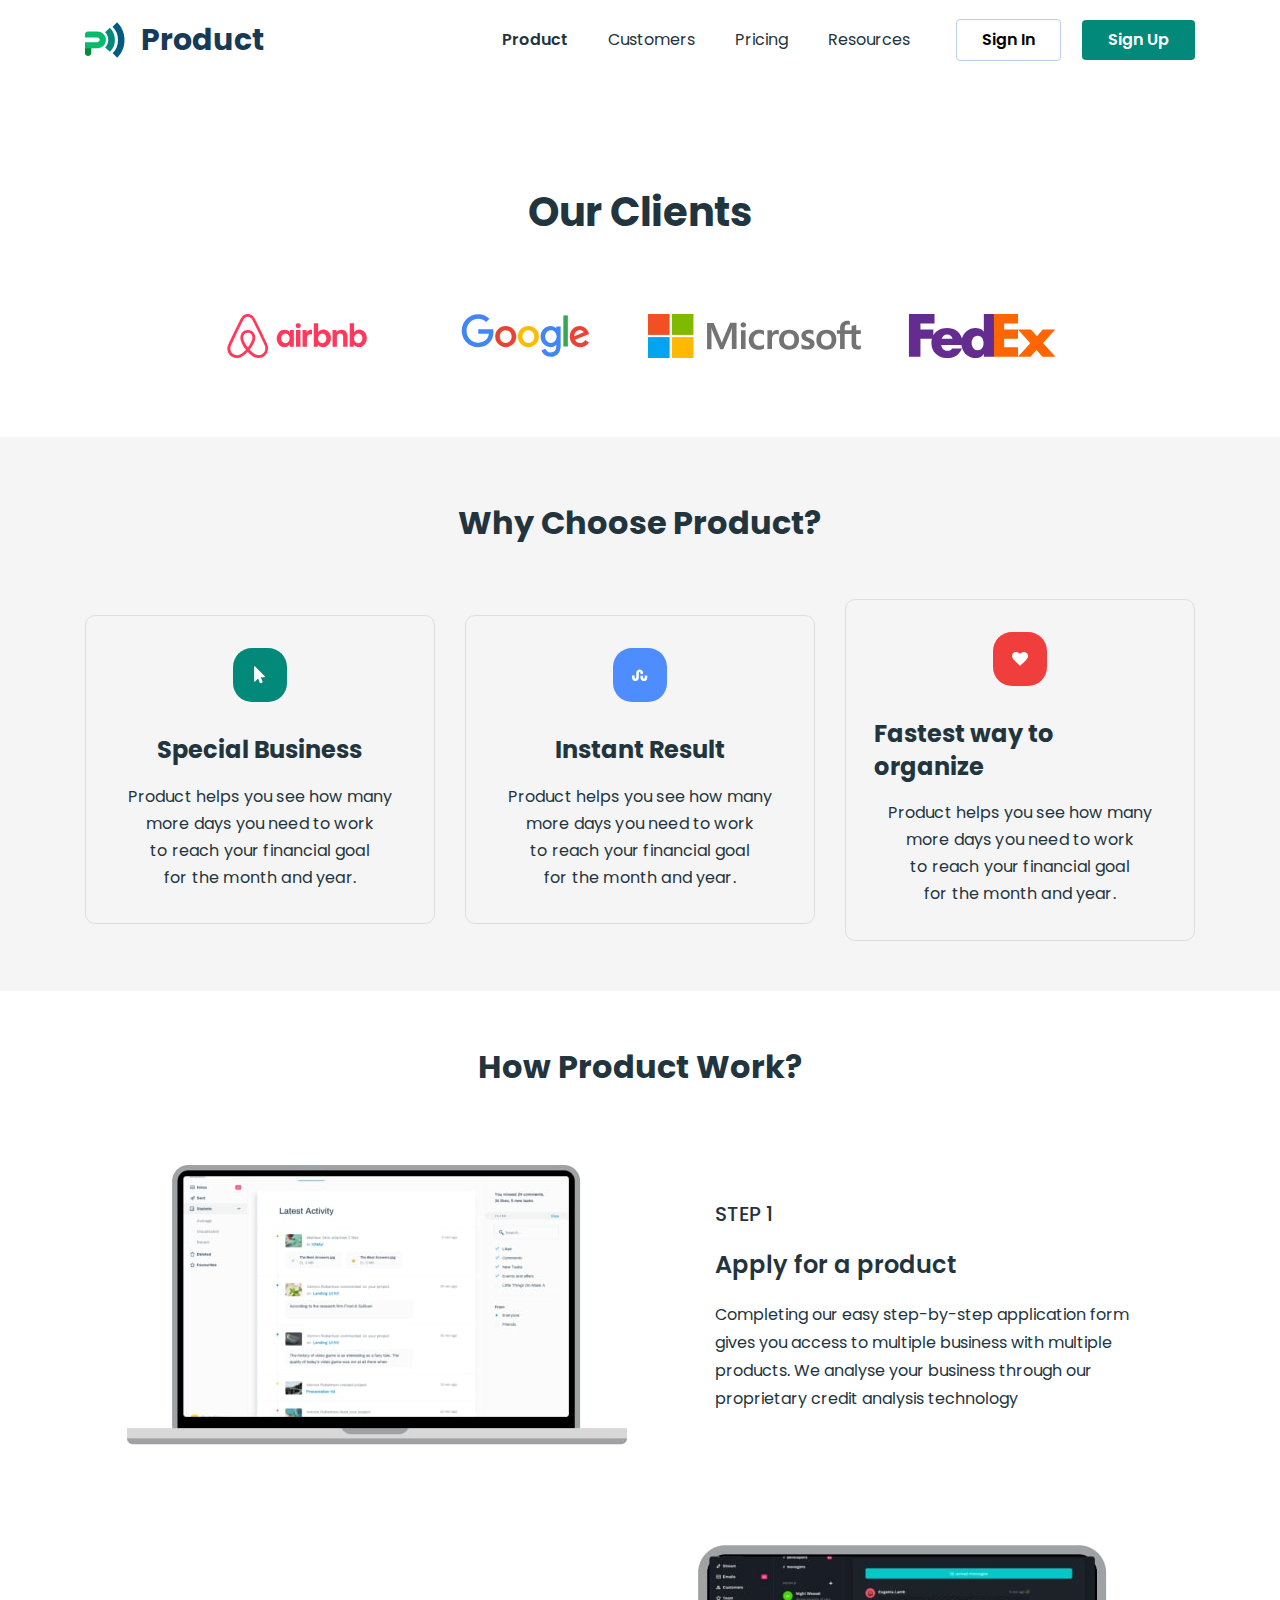
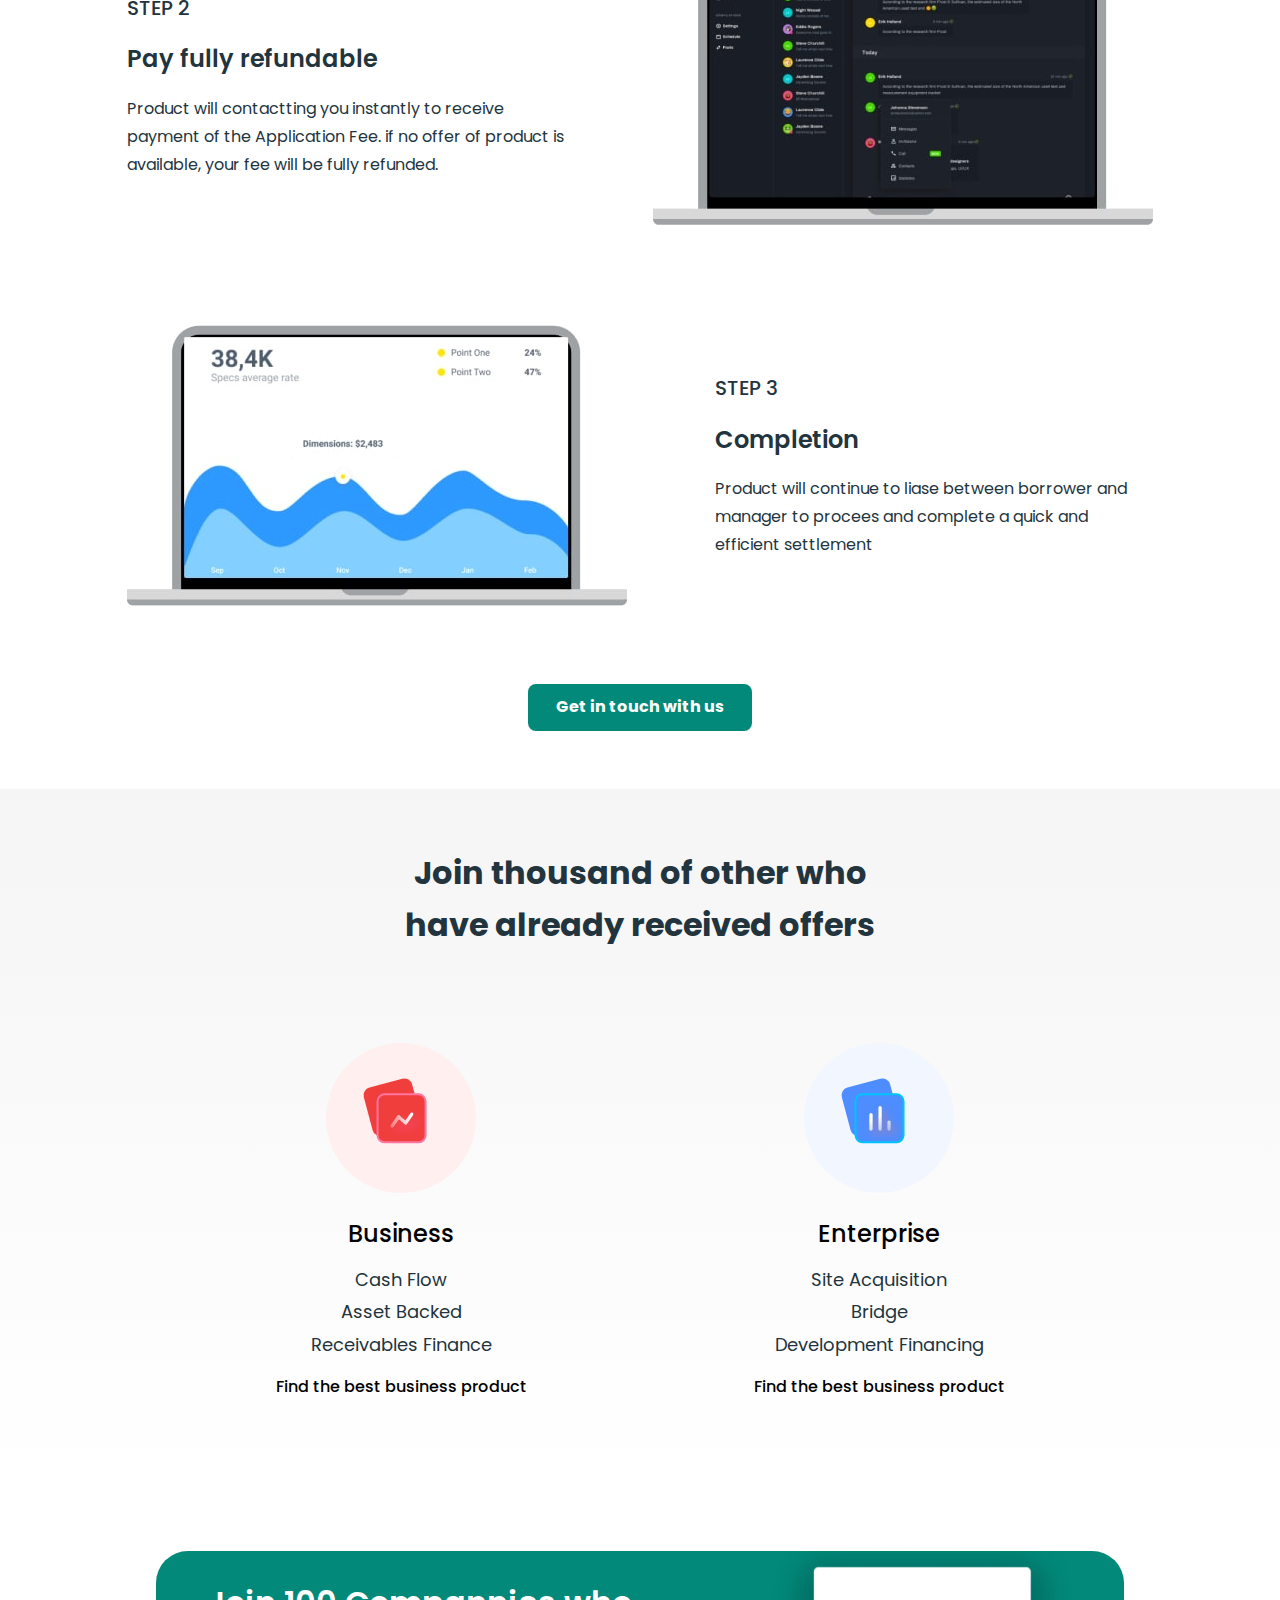
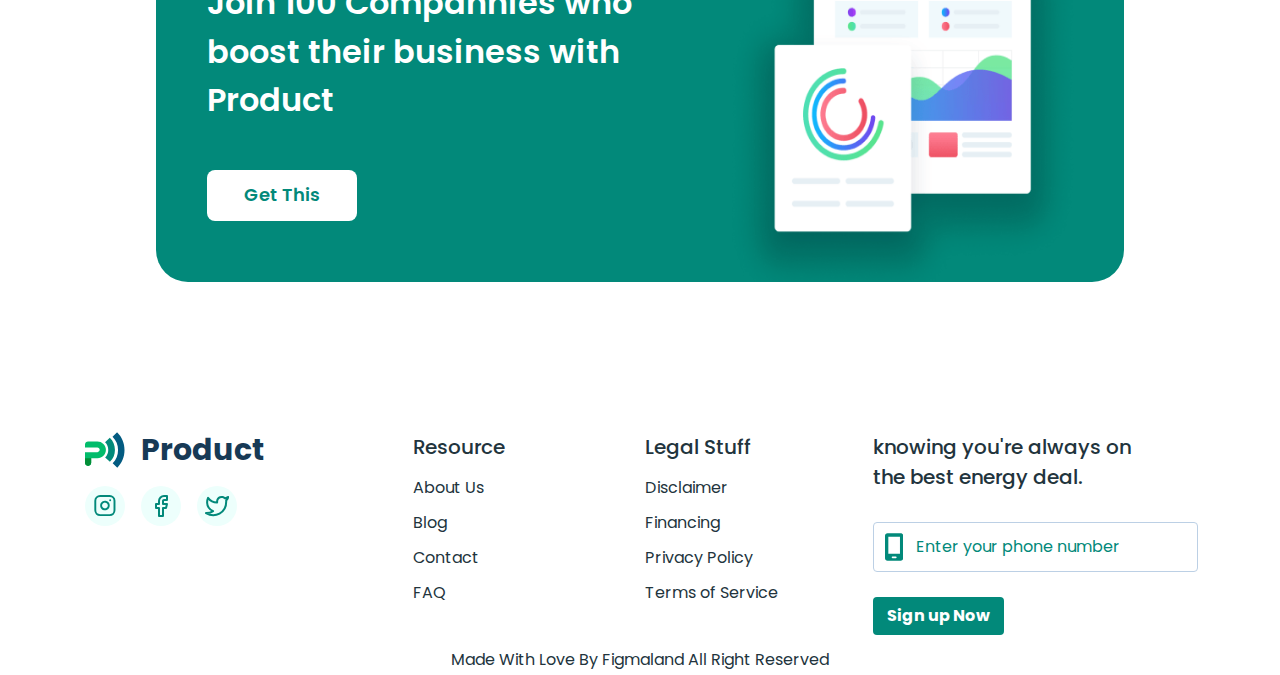
<file: customers.html>
<!DOCTYPE html>
<html lang="en">
  <head>
    <meta charset="UTF-8" />
    <meta name="viewport" content="width=device-width, initial-scale=1.0" />
    <link
      rel="stylesheet"
      href="//cdnjs.cloudflare.com/ajax/libs/modern-normalize/3.0.1/modern-normalize.min.css"
    />
    <link rel="stylesheet" href="./css/styles.css" />
    <title>Business promotion</title>
  </head>
  <body>
    <header class="header section">
      <div class="container">
        <nav class="header-nav">
          <a class="link-logo link" href="./index.html"
            ><svg class="header-logo" width="40" height="36">
              <use href="./images/icons.svg#icon-logo"></use>
            </svg>
            Product</a
          >
          <ul class="header-menu">
            <li><a class="link current" href="./index.html">Product</a></li>
            <li><a class="link" href="./customers.html">Customers</a></li>
            <li><a class="link" href="./pricing.html">Pricing</a></li>
            <li><a class="link" href="">Resources</a></li>
          </ul>
        </nav>
        <ul class="btn-menu">
          <li><button class="button-in" type="button">Sign In</button></li>
          <li><button class="button-up" type="button">Sign Up</button></li>
        </ul>

        <button class="burger-btn" type="button" data-menu-open>
          <svg class="burger-icon" width="24" height="24">
            <use href="./images/icons.svg#icon-hero-menu"></use>
          </svg>
        </button>
      </div>

      <div class="mobile-menu" data-menu>
        <div class="container mobile-menu-container">
          <button class="mobile-menu-close" data-menu-close>
            <svg class="mobile-icons-close" width="8" height="8">
              <use href="./images/icons.svg#icon-close"></use>
            </svg>
          </button>
          <nav class="mobile-menu-nav">
            <ul class="mobile-menu-list">
              <li><a class="mobile-link" href="./index.html">Product</a></li>
              <li>
                <a class="mobile-link" href="./customers.html">Customers</a>
              </li>
              <li><a class="mobile-link" href="./pricing.html">Pricing</a></li>
              <li><a class="mobile-link" href="">Resources</a></li>
            </ul>
          </nav>
          <ul class="mobile-btn-menu">
            <li><button class="button-in" type="button">Sign In</button></li>
            <li><button class="button-up" type="button">Sign Up</button></li>
          </ul>
        </div>
      </div>
    </header>
    <main>
      <!-- Our Client -->
      <section class="section client-section">
        <div class="container">
          <h1 class="client-title">Our Clients</h1>
          <ul class="client-list">
            <li class="client-item">
              <a class="client-link" href="https://www.airbnb.com.ua/">
                <svg class="client-logo" width="159" height="50">
                  <use href="./images/icons.svg#icon-airbnb-logo"></use>
                </svg>
              </a>
            </li>
            <li class="client-item">
              <a class="client-link" href="https://www.google.com/">
                <svg class="client-logo" width="146" height="50">
                  <use href="./images/icons.svg#icon-google-logo"></use>
                </svg>
              </a>
            </li>
            <li class="client-item">
              <a class="client-link" href="https://www.microsoft.com/">
                <svg class="client-logo">
                  <use href="./images/icons.svg#icon-microsoft-logo"></use>
                </svg>
              </a>
            </li>
            <li class="client-item">
              <a class="client-link" href="https://www.fedex.com/">
                <svg class="client-logo" width="140" height="42">
                  <use href="./images/icons.svg#icon-fedex-logo"></use>
                </svg>
              </a>
            </li>
          </ul>
        </div>
      </section>
      <!-- Choose Product? -->
      <section class="section choose-section">
        <div class="container">
          <h2 class="section-title">Why Choose Product?</h2>
          <ul class="choose-list">
            <li class="choose-item">
              <div class="arrow-container arrow">
                <svg class="choose-icon" width="16" height="18">
                  <use href="./images/icons.svg#icon-arrow"></use>
                </svg>
              </div>
              <h3 class="choose-card-title">Special Business</h3>
              <p class="choose-card-text">
                Product helps you see how many more days you need to work<br />
                to reach your financial goal<br />
                for the month and year.
              </p>
            </li>
            <li class="choose-item">
              <div class="snake-container snake">
                <svg class="choose-icon" width="16" height="18">
                  <use href="./images/icons.svg#icon-snake"></use>
                </svg>
              </div>
              <h3 class="choose-card-title">Instant Result</h3>
              <p class="choose-card-text">
                Product helps you see how many more days you need to work<br />
                to reach your financial goal<br />
                for the month and year.
              </p>
            </li>
            <li class="choose-item">
              <div class="time-container time">
                <svg class="choose-icon" width="16" height="18">
                  <use href="./images/icons.svg#icon-heart"></use>
                </svg>
              </div>
              <h3 class="choose-card-title">Fastest way to organize</h3>
              <p class="choose-card-text">
                Product helps you see how many more days you need to work<br />
                to reach your financial goal<br />
                for the month and year.
              </p>
            </li>
          </ul>
        </div>
      </section>
      <!-- How Product -->
      <section class="section product-work">
        <div class="container">
          <h2 class="section-title">How Product Work?</h2>
          <ul class="product-work-list">
            <li class="product-work-card">
              <picture>
                <source
                  srcset="
                    ./images/mobile-mac1.jpg    1x,
                    ./images/mobile-mac1@2x.jpg 2x
                  "
                  width="350"
                  height="195"
                  media="(max-width: 1150px)"
                />
                <img
                  srcset="./images/mac1.jpg 1x, ./images/mac1@2x.jpg 2x"
                  src="./images/mac1.jpg"
                  alt="mac"
                  width="500"
                  class="product-work-img"
                />
              </picture>
              <div class="wrap-product-card">
                <span class="step">STEP 1</span>
                <h3 class="card-title">Apply for a product</h3>
                <p class="card-text">
                  Completing our easy step-by-step application form gives you
                  access to multiple business with multiple products. We analyse
                  your business through our proprietary credit analysis
                  technology
                </p>
              </div>
            </li>
            <li class="product-work-card reverse">
              <picture>
                <source
                  srcset="
                    ./images/mobile-mac2.jpg    1x,
                    ./images/mobile-mac2@2x.jpg 2x
                  "
                  width="350"
                  height="195"
                  media="(max-width: 1150px)"
                />
                <img
                  srcset="./images/mac2.jpg 1x, ./images/mac2@2x.jpg 2x"
                  src="./images/mac2.jpg"
                  alt="mac"
                  width="500"
                  class="product-work-img"
                />
              </picture>
              <div class="wrap-product-card">
                <span class="step">STEP 2</span>
                <h3 class="card-title">Pay fully refundable</h3>
                <p class="card-text">
                  Product will contactting you instantly to receive payment of
                  the Application Fee. if no offer of product is available, your
                  fee will be fully refunded.
                </p>
              </div>
            </li>
            <li class="product-work-card">
              <picture>
                <source
                  srcset="
                    ./images/mobile-mac3.jpg    1x,
                    ./images/mobile-mac3@2x.jpg 2x
                  "
                  width="350"
                  height="195"
                  media="(max-width: 1150px)"
                />
                <img
                  srcset="./images/mac3.jpg 1x, ./images/mac3@2x.jpg 2x"
                  src="./images/mac3.jpg"
                  alt="mac"
                  width="500"
                  class="product-work-img"
                />
              </picture>
              <div class="wrap-product-card">
                <span class="step">STEP 3</span>
                <h3 class="card-title">Completion</h3>
                <p class="card-text">
                  Product will continue to liase between borrower and manager to
                  procees and complete a quick and efficient settlement
                </p>
              </div>
            </li>
          </ul>
          <button class="product-work-btn hero-btn" type="button">
            Get in touch with us
          </button>
        </div>
      </section>
      <!-- Offers -->
      <section class="section offer-section">
        <div class="container">
          <h2 class="section-title">
            Join thousand of other who have already received offers
          </h2>
          <ul class="offer-list">
            <li class="offer-item">
              <div class="wrap-circle-lightning">
                <div class="wrap-background-lightning">
                  <div class="wrap-bg-icon-lightning">
                    <img
                      class="client-logo-lightning"
                      src="./images/lightning.svg"
                      alt="lightning"
                      width="43"
                      height="43"
                    />
                  </div>
                </div>
              </div>
              <h3 class="offer-item-title">Business</h3>
              <p class="offer-item-text">
                Cash Flow<br />
                Asset Backed<br />
                Receivables Finance
              </p>
              <a class="offer-link link" href=""
                >Find the best business product</a
              >
            </li>
            <li class="offer-item">
              <div class="wrap-circle-union">
                <div class="wrap-background-union">
                  <div class="wrap-bg-icon-union">
                    <img
                      class="client-logo-union"
                      src="./images/union.svg"
                      alt="lightning"
                      width="43"
                      height="43"
                    />
                  </div>
                </div>
              </div>
              <h3 class="offer-item-title">Enterprise</h3>
              <p class="offer-item-text">
                Site Acquisition<br />
                Bridge<br />
                Development Financing
              </p>
              <a class="offer-link link" href=""
                >Find the best business product</a
              >
            </li>
          </ul>
        </div>
      </section>
      <!-- promo -->
      <section class="section promo-section customers">
        <div class="container">
          <h2 class="visually-hidden">Promo</h2>
          <div class="wrap-promo">
            <p class="promo-text">
              Join 100 Compannies who boost their business with Product
            </p>
            <button class="promo-btn price-btn accent" type="button">
              Get This
            </button>
          </div>
          <img
            src="./images/screen.png"
            alt="screen"
            width="351"
            height="331"
          />
        </div>
      </section>
    </main>
    <footer class="footer-section customers">
      <div class="container">
        <div class="footer-wrap-container">
          <div class="wrap-logo-sociale">
            <a class="link-logo link" href="./index.html"
              ><svg class="header-logo" width="40" height="36">
                <use href="./images/icons.svg#icon-logo"></use>
              </svg>
              Product</a
            >
            <ul class="sociale">
              <li class="item-icons">
                <a class="icon-link" href="#">
                  <svg class="sociale-icons" width="24" height="24">
                    <use href="./images/icons.svg#icon-instagram"></use>
                  </svg>
                </a>
              </li>
              <li class="item-icons">
                <a class="icon-link" href="#">
                  <svg class="sociale-icons" width="24" height="24">
                    <use href="./images/icons.svg#icon-facebook"></use>
                  </svg>
                </a>
              </li>
              <li class="item-icons">
                <a class="icon-link" href="#">
                  <svg class="sociale-icons" width="24" height="24">
                    <use href="./images/icons.svg#icon-twitter"></use>
                  </svg>
                </a>
              </li>
            </ul>
          </div>
          <div class="wrap-title-list">
            <p class="footer-title">Resource</p>
            <ul class="footer-list">
              <li class="footer-card">
                <a class="footer-link" href="">About Us</a>
              </li>
              <li class="footer-card">
                <a class="footer-link" href="">Blog</a>
              </li>
              <li class="footer-card">
                <a class="footer-link" href="">Contact</a>
              </li>
              <li class="footer-card">
                <a class="footer-link" href="">FAQ</a>
              </li>
            </ul>
          </div>
          <div class="wrap-title-list footer">
            <p class="footer-title">Legal Stuff</p>
            <ul class="footer-list">
              <li class="footer-card">
                <a class="footer-link" href="">Disclaimer</a>
              </li>
              <li class="footer-card">
                <a class="footer-link" href="">Financing</a>
              </li>
              <li class="footer-card">
                <a class="footer-link" href="">Privacy Policy</a>
              </li>
              <li class="footer-card">
                <a class="footer-link" href="">Terms of Service</a>
              </li>
            </ul>
          </div>
          <div class="wrap-title-form-button">
            <p class="footer-title form">
              knowing you're always on the best energy deal.
            </p>
            <form class="order-form" id="orderForm">
              <div class="form-group">
                <label for="user-tel" class="name-label visually-hidden"
                  >Enter your phone number</label
                >
                <div class="for-input-icon">
                  <svg class="form-icon" width="18" height="28">
                    <use href="./images/icons.svg#icon-mobile-screen"></use>
                  </svg>
                  <input
                    type="tel"
                    class="form-field"
                    name="contact-tel"
                    id="user-tel"
                    placeholder="Enter your phone number"
                  />
                </div>
              </div>
            </form>
            <button class="footer-btn hero-btn" type="button">
              Sign up Now
            </button>
          </div>
        </div>
        <p class="footer-text">
          Made With Love By Figmaland All Right Reserved
        </p>
      </div>
    </footer>
    <script src="./js/menu.js"></script>
  </body>
</html>
</file>
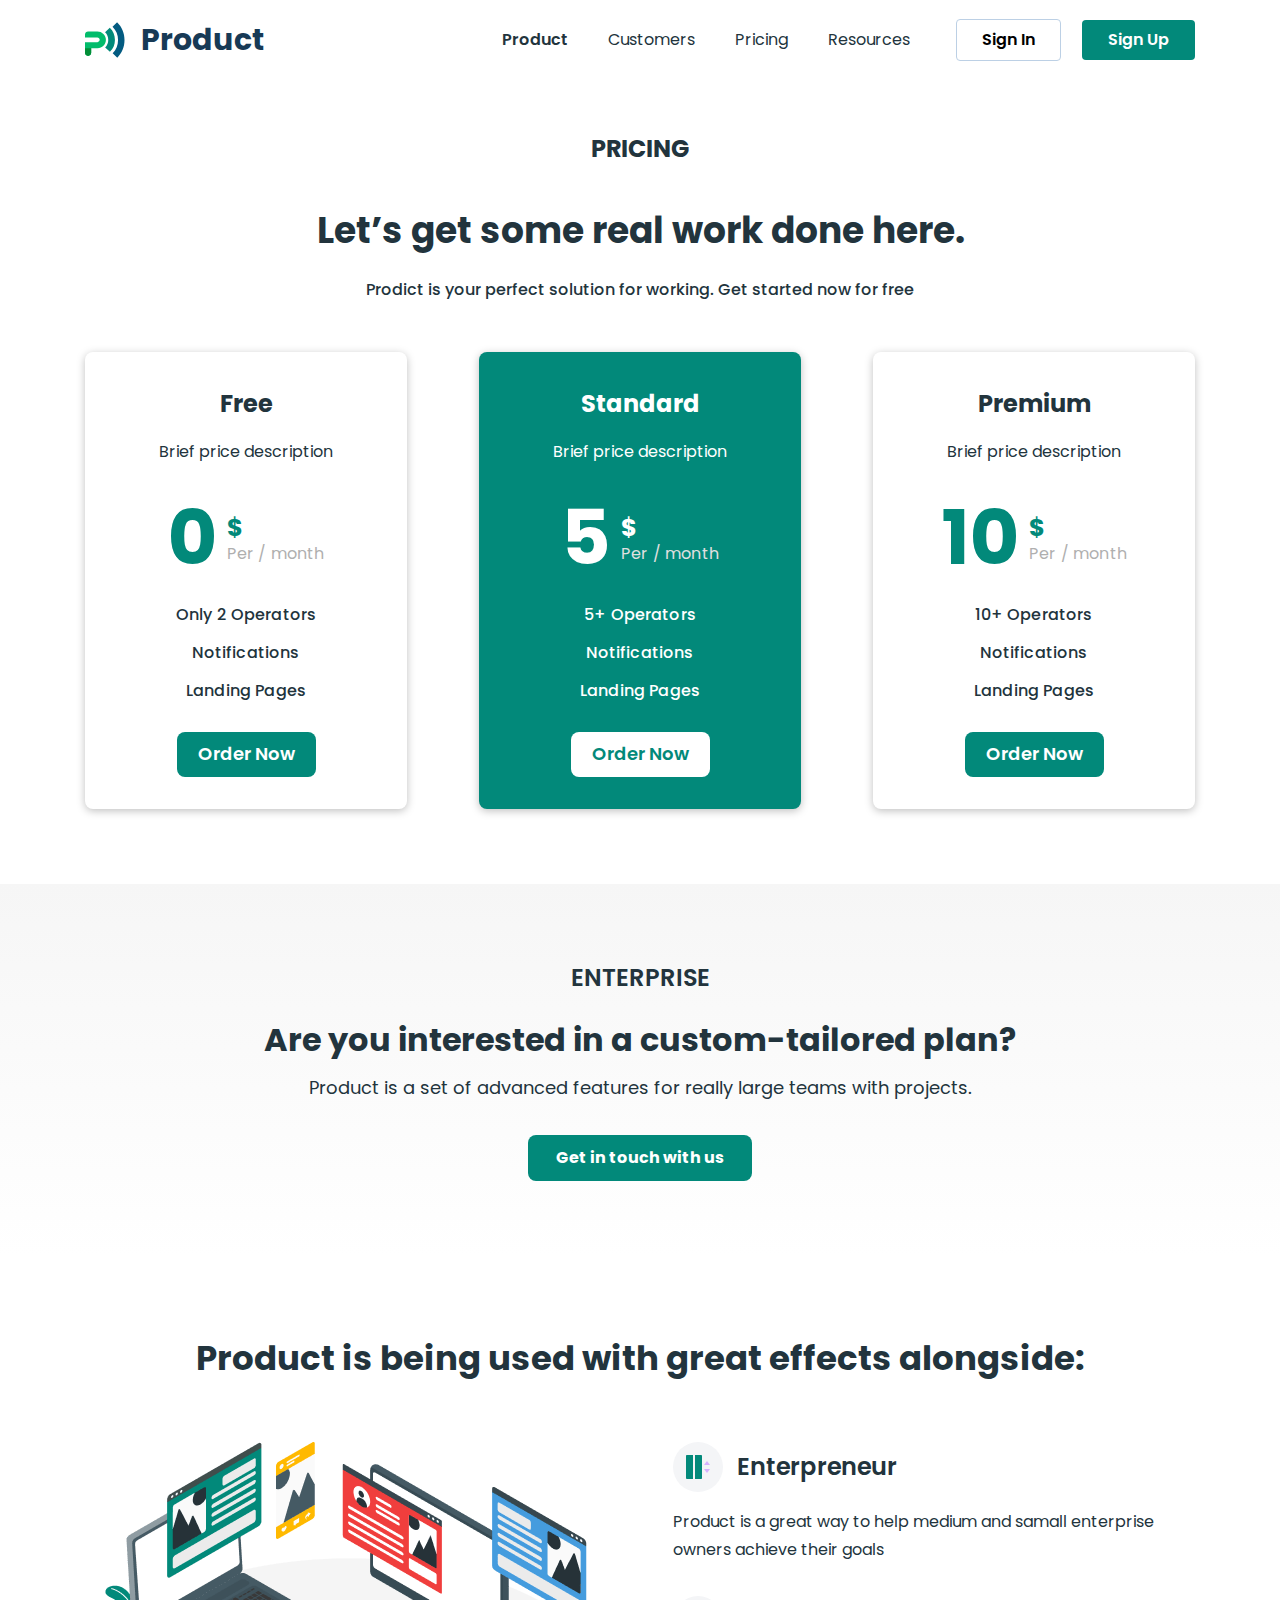
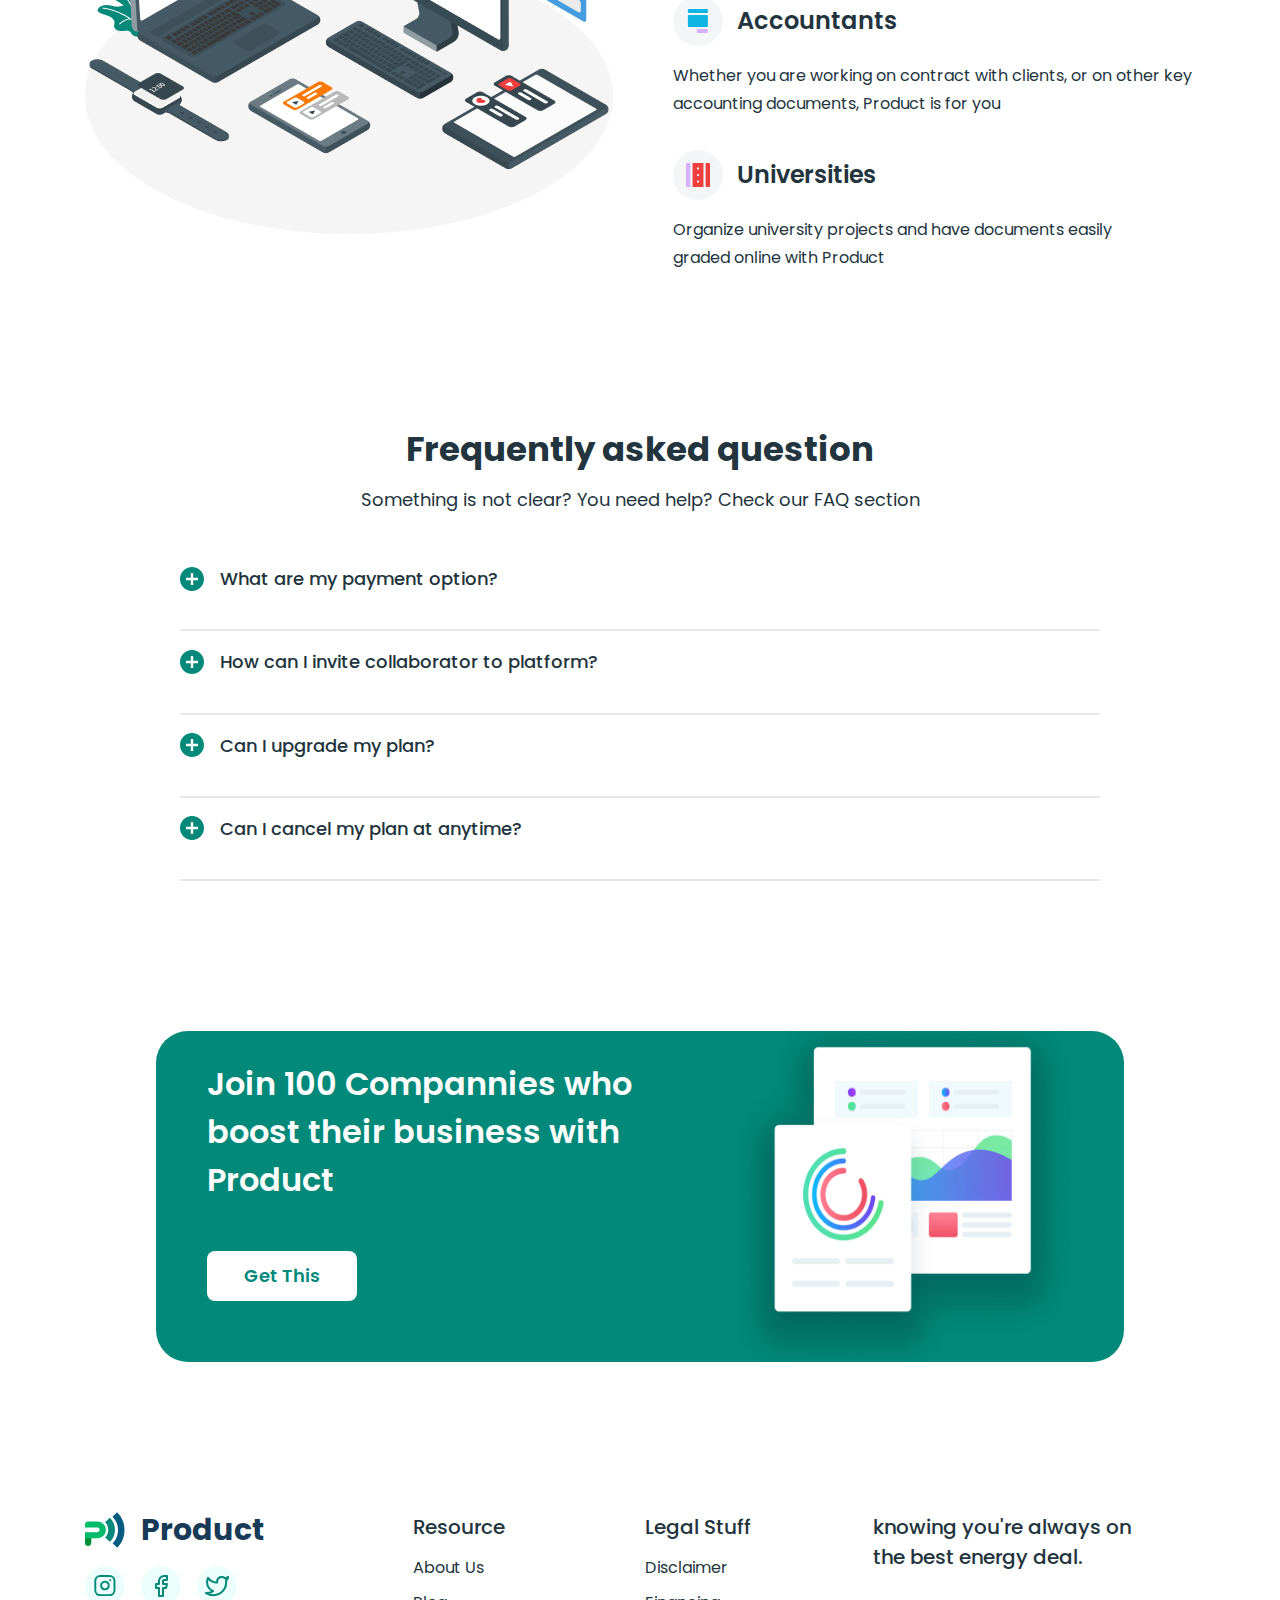
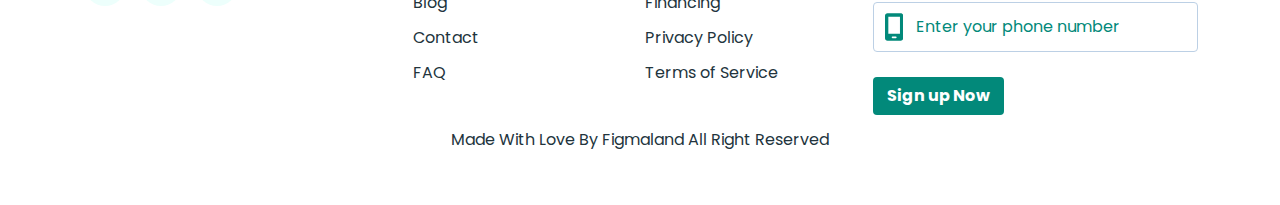
<file: pricing.html>
<!DOCTYPE html>
<html lang="en">
  <head>
    <meta charset="UTF-8" />
    <meta name="viewport" content="width=device-width, initial-scale=1.0" />
    <link
      rel="stylesheet"
      href="//cdnjs.cloudflare.com/ajax/libs/modern-normalize/3.0.1/modern-normalize.min.css"
    />
    <link rel="stylesheet" href="./css/styles.css" />
    <title>Business promotion</title>
  </head>
  <body>
    <header class="header section">
      <div class="container">
        <nav class="header-nav">
          <a class="link-logo link" href="./index.html"
            ><svg class="header-logo" width="40" height="36">
              <use href="./images/icons.svg#icon-logo"></use>
            </svg>
            Product</a
          >
          <ul class="header-menu">
            <li><a class="link current" href="./index.html">Product</a></li>
            <li><a class="link" href="./customers.html">Customers</a></li>
            <li><a class="link" href="./pricing.html">Pricing</a></li>
            <li><a class="link" href="">Resources</a></li>
          </ul>
        </nav>
        <ul class="btn-menu">
          <li><button class="button-in" type="button">Sign In</button></li>
          <li><button class="button-up" type="button">Sign Up</button></li>
        </ul>

        <button class="burger-btn" type="button" data-menu-open>
          <svg class="burger-icon" width="24" height="24">
            <use href="./images/icons.svg#icon-hero-menu"></use>
          </svg>
        </button>
      </div>

      <div class="mobile-menu" data-menu>
        <div class="container mobile-menu-container">
          <button class="mobile-menu-close" data-menu-close>
            <svg class="mobile-icons-close" width="8" height="8">
              <use href="./images/icons.svg#icon-close"></use>
            </svg>
          </button>
          <nav class="mobile-menu-nav">
            <ul class="mobile-menu-list">
              <li><a class="mobile-link" href="./index.html">Product</a></li>
              <li>
                <a class="mobile-link" href="./customers.html">Customers</a>
              </li>
              <li><a class="mobile-link" href="./pricing.html">Pricing</a></li>
              <li><a class="mobile-link" href="">Resources</a></li>
            </ul>
          </nav>
          <ul class="mobile-btn-menu">
            <li><button class="button-in" type="button">Sign In</button></li>
            <li><button class="button-up" type="button">Sign Up</button></li>
          </ul>
        </div>
      </div>
    </header>
    <main>
      <!-- Price -->
      <section class="section section-price">
        <div class="container">
          <h3 class="section-price-title">PRICING</h3>
          <h1 class="price-title">Let’s get some real work done here.</h1>
          <p class="price-text">
            Prodict is your perfect solution for working. Get started now for
            free
          </p>
          <ul class="price-list">
            <li class="price-card">
              <h3 class="price-card-title">Free</h3>
              <p class="price-card-text">Brief price description</p>
              <div class="wrap-price">
                <p class="numeric-text">0</p>
                <div class="wrap-per-offer">
                  <span class="symbol">$</span>
                  <p class="per-text">Per / month</p>
                </div>
              </div>
              <ul class="offers-list">
                <li class="offers">
                  <p class="offers-text">Only 2 Operators</p>
                </li>
                <li class="offers">
                  <p class="offers-text">Notifications</p>
                </li>
                <li class="offers">
                  <p class="offers-text">Landing Pages</p>
                </li>
              </ul>
              <button class="price-btn hero-btn" type="button">
                Order Now
              </button>
            </li>
            <li class="price-card background">
              <h3 class="price-card-title accent">Standard</h3>
              <p class="price-card-text accent">Brief price description</p>
              <div class="wrap-price">
                <p class="numeric-text accent">5</p>
                <div class="wrap-per-offer">
                  <span class="symbol accent">$</span>
                  <p class="per-text accent">Per / month</p>
                </div>
              </div>
              <ul class="offers-list accent">
                <li class="offers accent">
                  <p class="offers-text accent">5+ Operators</p>
                </li>
                <li class="offers accent">
                  <p class="offers-text accent">Notifications</p>
                </li>
                <li class="offers accent">
                  <p class="offers-text accent">Landing Pages</p>
                </li>
              </ul>
              <button class="price-btn accent" type="button">Order Now</button>
            </li>
            <li class="price-card">
              <h3 class="price-card-title">Premium</h3>
              <p class="price-card-text">Brief price description</p>
              <div class="wrap-price">
                <p class="numeric-text">10</p>
                <div class="wrap-per-offer">
                  <span class="symbol">$</span>
                  <p class="per-text">Per / month</p>
                </div>
              </div>
              <ul class="offers-list">
                <li class="offers">
                  <p class="offers-text">10+ Operators</p>
                </li>
                <li class="offers">
                  <p class="offers-text">Notifications</p>
                </li>
                <li class="offers">
                  <p class="offers-text">Landing Pages</p>
                </li>
              </ul>
              <button class="price-btn hero-btn" type="button">
                Order Now
              </button>
            </li>
          </ul>
        </div>
      </section>
      <!-- Enterprise -->
      <section class="section enterprise-section">
        <div class="container">
          <h3 class="section-enterprise-title">ENTERPRISE</h3>
          <h2 class="section-titile">
            Are you interested in a custom<span class="hide-on-mobile">-</span
            >tailored plan?
          </h2>
          <p class="enterprise-section-text">
            Product is a set of advanced features for really large teams with
            projects.
          </p>
          <button class="enterprise-btn hero-btn" type="button">
            Get in touch with us
          </button>
        </div>
      </section>
      <!-- Effects -->
      <section class="section effects-section">
        <div class="container">
          <h2 class="effects-title">
            Product is being used with great effects alongside:
          </h2>
          <div class="wrap-effects image-list">
            <picture>
              <source
                srcset="
                  ./images/mobile-amico-product.png    1x,
                  ./images/mobile-amico-product@2x.png 2x
                "
                width="350"
                height="286"
                media="(max-width: 1150px)"
              />
              <img
                srcset="
                  ./images/amico-product.png    1x,
                  ./images/amico-product@2x.png 2x
                "
                src="./images/amico-product.png"
                alt="laptop"
                width="528"
                height="392"
                class="effect-img"
              />
            </picture>
            <ul class="effects-list">
              <li class="effects-item">
                <div class="wrap-icon-title">
                  <div class="wrap-effects-icon">
                    <svg class="effect-icon" width="24" height="24">
                      <use href="./images/icons.svg#icon-feature1"></use>
                    </svg>
                  </div>
                  <h3 class="effects-item-title">Enterpreneur</h3>
                </div>
                <p class="effects-item-text">
                  Product is a great way to help medium and samall enterprise
                  owners achieve their goals
                </p>
              </li>
              <li class="effects-item">
                <div class="wrap-icon-title">
                  <div class="wrap-effects-icon">
                    <svg class="effect-icon" width="24" height="24">
                      <use href="./images/icons.svg#icon-feature2"></use>
                    </svg>
                  </div>
                  <h3 class="effects-item-title">Accountants</h3>
                </div>
                <p class="effects-item-text">
                  Whether you are working on contract with clients, or on other
                  key accounting documents, Product is for you
                </p>
              </li>
              <li class="effects-item">
                <div class="wrap-icon-title">
                  <div class="wrap-effects-icon">
                    <svg class="effect-icon" width="24" height="24">
                      <use href="./images/icons.svg#icon-feature3"></use>
                    </svg>
                  </div>
                  <h3 class="effects-item-title">Universities</h3>
                </div>
                <p class="effects-item-text">
                  Organize university projects and have documents easily
                  <span class="effects-hyphenation"
                    >graded online with Product</span
                  >
                </p>
              </li>
            </ul>
          </div>
        </div>
      </section>
      <!-- Question -->
      <section class="section question-section">
        <div class="container">
          <h2 class="question-title">Frequently asked question</h2>
          <p class="section-question-text">
            Something is not clear? You need help? Check our FAQ section
          </p>
          <ul class="question-list">
            <li class="question-item">
              <div class="wrap-icon-text">
                <svg class="icon-question" width="24" height="24">
                  <use href="./images/icons.svg#icon-plus-circle"></use>
                </svg>
                <b class="question-text">What are my payment option?</b>
              </div>
              <p class="question-item-text">
                After creating your account you will have an oppurtunity to
                create your first project that will be associated withthe
                collaborators e-mail. An invitation will be sent automatically.
                Then, invited user will have to confirm his account by e-mail
                and finish userd onboarding.
              </p>
            </li>
            <li class="question-item">
              <div class="wrap-icon-text">
                <svg class="icon-question" width="24" height="24">
                  <use href="./images/icons.svg#icon-minus-circle"></use>
                </svg>
                <b class="question-text"
                  >How can I invite collaborator to platform?</b
                >
              </div>
              <p class="question-item-text">
                After creating your account you will have an oppurtunity to
                create your first project that will be associated withthe
                collaborators e-mail. An invitation will be sent automatically.
                Then, invited user will have to confirm his account by e-mail
                and finish userd onboarding.
              </p>
            </li>
            <li class="question-item">
              <div class="wrap-icon-text">
                <svg class="icon-question" width="24" height="24">
                  <use href="./images/icons.svg#icon-plus-circle"></use>
                </svg>
                <b class="question-text">Can I upgrade my plan?</b>
              </div>
              <p class="question-item-text">
                After creating your account you will have an oppurtunity to
                create your first project that will be associated withthe
                collaborators e-mail. An invitation will be sent automatically.
                Then, invited user will have to confirm his account by e-mail
                and finish userd onboarding.
              </p>
            </li>
            <li class="question-item">
              <div class="wrap-icon-text">
                <svg class="icon-question" width="24" height="24">
                  <use href="./images/icons.svg#icon-plus-circle"></use>
                </svg>
                <b class="question-text">Can I cancel my plan at anytime?</b>
              </div>
              <p class="question-item-text">
                After creating your account you will have an oppurtunity to
                create your first project that will be associated withthe
                collaborators e-mail. An invitation will be sent automatically.
                Then, invited user will have to confirm his account by e-mail
                and finish userd onboarding.
              </p>
            </li>
          </ul>
        </div>
      </section>
      <!-- promo -->
      <section class="section promo-section pricing">
        <div class="container">
          <h2 class="visually-hidden">Promo</h2>
          <div class="wrap-promo">
            <p class="promo-text">
              Join 100 Compannies who boost their business with Product
            </p>
            <button class="promo-btn price-btn accent" type="button">
              Get This
            </button>
          </div>
          <img
            src="./images/screen.png"
            alt="screen"
            width="351"
            height="331"
          />
        </div>
      </section>
    </main>
    <footer class="section footer-section">
      <div class="container">
        <div class="footer-wrap-container">
          <div class="wrap-logo-sociale">
            <a class="link-logo link" href="./index.html"
              ><svg class="header-logo" width="40" height="36">
                <use href="./images/icons.svg#icon-logo"></use>
              </svg>
              Product</a
            >
            <ul class="sociale">
              <li class="item-icons">
                <a class="icon-link" href="#">
                  <svg class="sociale-icons" width="24" height="24">
                    <use href="./images/icons.svg#icon-instagram"></use>
                  </svg>
                </a>
              </li>
              <li class="item-icons">
                <a class="icon-link" href="#">
                  <svg class="sociale-icons" width="24" height="24">
                    <use href="./images/icons.svg#icon-facebook"></use>
                  </svg>
                </a>
              </li>
              <li class="item-icons">
                <a class="icon-link" href="#">
                  <svg class="sociale-icons" width="24" height="24">
                    <use href="./images/icons.svg#icon-twitter"></use>
                  </svg>
                </a>
              </li>
            </ul>
          </div>
          <div class="wrap-title-list">
            <p class="footer-title">Resource</p>
            <ul class="footer-list">
              <li class="footer-card">
                <a class="footer-link" href="">About Us</a>
              </li>
              <li class="footer-card">
                <a class="footer-link" href="">Blog</a>
              </li>
              <li class="footer-card">
                <a class="footer-link" href="">Contact</a>
              </li>
              <li class="footer-card">
                <a class="footer-link" href="">FAQ</a>
              </li>
            </ul>
          </div>
          <div class="wrap-title-list footer">
            <p class="footer-title">Legal Stuff</p>
            <ul class="footer-list">
              <li class="footer-card">
                <a class="footer-link" href="">Disclaimer</a>
              </li>
              <li class="footer-card">
                <a class="footer-link" href="">Financing</a>
              </li>
              <li class="footer-card">
                <a class="footer-link" href="">Privacy Policy</a>
              </li>
              <li class="footer-card">
                <a class="footer-link" href="">Terms of Service</a>
              </li>
            </ul>
          </div>
          <div class="wrap-title-form-button">
            <p class="footer-title form">
              knowing you're always on the best energy deal.
            </p>
            <form class="order-form" id="orderForm">
              <div class="form-group">
                <label for="user-tel" class="name-label visually-hidden"
                  >Enter your phone number</label
                >
                <div class="for-input-icon">
                  <svg class="form-icon" width="18" height="28">
                    <use href="./images/icons.svg#icon-mobile-screen"></use>
                  </svg>
                  <input
                    type="tel"
                    class="form-field"
                    name="contact-tel"
                    id="user-tel"
                    placeholder="Enter your phone number"
                  />
                </div>
              </div>
            </form>
            <button class="footer-btn hero-btn" type="button">
              Sign up Now
            </button>
          </div>
        </div>
        <p class="footer-text">
          Made With Love By Figmaland All Right Reserved
        </p>
      </div>
    </footer>
    <script src="./js/menu.js"></script>
    <script src="./js/question.js"></script>
  </body>
</html>
</file>
<file: css/styles.css>
@font-face {
  font-display: swap;
  font-family: 'Poppins';
  font-style: normal;
  font-weight: 400;
  src: url('../fonts/poppins-v22-latin-regular.eot');
  src: url('../fonts/poppins-v22-latin-regular.eot?#iefix') format('embedded-opentype'), 
       url('../fonts/poppins-v22-latin-regular.woff2') format('woff2'), 
       url('../fonts/poppins-v22-latin-regular.woff') format('woff'), 
       url('../fonts/poppins-v22-latin-regular.ttf') format('truetype'), 
       url('../fonts/poppins-v22-latin-regular.svg#Poppins') format('svg'); 
}

@font-face {
  font-display: swap; 
  font-family: 'Poppins';
  font-style: normal;
  font-weight: 500;
  src: url('../fonts/poppins-v22-latin-500.eot');
  src: url('../fonts/poppins-v22-latin-500.eot?#iefix') format('embedded-opentype'), 
       url('../fonts/poppins-v22-latin-500.woff2') format('woff2'), 
       url('../fonts/poppins-v22-latin-500.woff') format('woff'), 
       url('../fonts/poppins-v22-latin-500.ttf') format('truetype'), 
       url('../fonts/poppins-v22-latin-500.svg#Poppins') format('svg'); 
}

@font-face {
  font-display: swap; 
  font-family: 'Poppins';
  font-style: normal;
  font-weight: 600;
  src: url('../fonts/poppins-v22-latin-600.eot');
  src: url('../fonts/poppins-v22-latin-600.eot?#iefix') format('embedded-opentype'), 
       url('../fonts/poppins-v22-latin-600.woff2') format('woff2'), 
       url('../fonts/poppins-v22-latin-600.woff') format('woff'), 
       url('../fonts/poppins-v22-latin-600.ttf') format('truetype'), 
       url('../fonts/poppins-v22-latin-600.svg#Poppins') format('svg'); 
}

@font-face {
  font-display: swap; 
  font-family: 'Poppins';
  font-style: normal;
  font-weight: 700;
  src: url('../fonts/poppins-v22-latin-700.eot');
  src: url('../fonts/poppins-v22-latin-700.eot?#iefix') format('embedded-opentype'), 
       url('../fonts/poppins-v22-latin-700.woff2') format('woff2'), 
       url('../fonts/poppins-v22-latin-700.woff') format('woff'), 
       url('../fonts/poppins-v22-latin-700.ttf') format('truetype'), 
       url('../fonts/poppins-v22-latin-700.svg#Poppins') format('svg'); 
}


:root {
    --color-brand: #02897A;
    --color-brand-light: #bcd0e5;
    --color-icon-blue: #4D8DFF;
    --color-icon-violet: #740A76;
    --color-icon-red: #F03E3D;
    --color-primeri-dg-light:#f5f5f5;
    --color-primeri-light:#737373;
    --color-primeri-normal: #252b42;
    --color-primeri-dark: #22343D;
    --color-primeri-white: #FFFFFF;
    --color-secondary-dark: #1F2E35;
    --color-secondary-normal: #30444E;
    --color-secondary-light: #475E69;
    --color-logo: #173A56;
    --color-icon-yellow:  #f90;
    --color-per-normal: #afafaf;
    --color-per-light: #e0e0e0;
    --color-icon-cociale:  #edfffc;
    --color-icon-effects-bg: #f4f5f7;
    --color-after: #e7e7e7;
    --color-choose-border: #dedede;
}

/* base */
*,
*::after,
*::before {
  box-sizing: border-box; /* контент та падінги додаються всередині бордера*/
}

body {
  color: var(--color-primeri-dark);
  background-color: var(--color-primeri-white);
  font-family: "Poppins", sans-serif;
  font-size: 16px;
  font-weight: 400;
  line-height: 1.62;
  margin: 0;
}

h1,
h2,
h3,
h4,
h5,
h6,
p {
  margin: 0;
}

ul, ol {
	margin-top: 0;
	margin-bottom: 0;
	padding-left: 0;
    list-style-type: none;
}


img {
	display: block;
}

button {
  cursor: pointer;
}

.section {
  margin: 0 auto;
  padding: 50px 0;
}


.visually-hidden {
  position: absolute;
  width: 1px;
  height: 1px;
  margin: -1px;
  border: 0;
  padding: 0;
  
  white-space: nowrap;
  clip-path: inset(100%);
  clip: rect(0 0 0 0);
  overflow: hidden;
}


/*common*/

.container {
    width: 100%;
    max-width: 380px;
    padding: 0 15px;
    margin: auto;
}

@media screen and (min-width: 1150px) {
    .container {
    max-width: 1150px;
    padding: 0 20px;
    }
}



/* Header */

.header {
  padding: 0;
  box-shadow: 0 -2px 8px 0 rgba(0, 0, 0, 0.25);
}

.header .container {
  margin: 0 auto;
  display: flex;
  justify-content: space-between;
}

.header-menu,
.btn-menu {
    display: none;
}

.burger-btn {
    padding: 0;
    border: none;
    background-color: transparent;
}
.burger-icon{
  display: block;
  stroke-width: 3px;
  stroke: #173a56;
}

.header .link-logo {
    display: block;
    padding: 21px 0;
    color:var(--color-logo);
    font-family: "Poppins", sans-serif;
    font-weight: 700;
    font-size: 30px;
    line-height: 0.93; 
    display: flex;
    align-items: center;
    gap: 16px;
   
}
/*mobile menu*/

.mobile-menu {
    position: fixed;
    top: 0;
    left: 0;
    width: 100%;
    height: 100%;
    background-color: var(--color-primeri-white);
    transition: opacity 250ms cubic-bezier(0.4, 0, 0.2, 1), visibility 250ms cubic-bezier(0.4, 0, 0.2, 1);

    opacity: 0;
    visibility: hidden;
    pointer-events: none;
}

.mobile-menu.is-open {
    opacity: 1;
    visibility: visible;
    pointer-events: auto;
}

.mobile-menu-container {
    position: relative;
    padding-top: 72px;
    padding-bottom: 40px;

    flex-direction: column;
    height: 100%;
}

.mobile-menu-close {
    position: absolute;
    top: 24px;
    right: 24px;
    width: 24px;
    height: 24px;
    border-radius: 50%;
    display: flex;
    align-items: center;
    justify-content: center;
    background-color: var(--color-brand); 
    border: none;
    padding: 0;
    cursor: pointer;
}
.mobile-icons-close {
    fill: var(--color-primeri-white);
}

.mobile-menu-nav {
    margin-bottom: 68px;
}

.mobile-menu-list {
    display: flex;
    flex-direction: column;
    gap: 40px;
}

.mobile-link {
    font-family: var(--font-family);
    font-weight: 700;
    font-size: 36px;
    line-height: 1.11;
    letter-spacing: 0.02em;
    color: var(--color-brand);
    text-decoration: none;
} 

.mobile-btn-menu {
   
    display: flex;
    align-items: center;
    justify-content: center;
    gap: 50px;
}
 
.mobile-btn-menu .button-in,
.mobile-btn-menu .button-up {
    font-weight: 600;
    font-size: 16px;
    text-align: center;
    padding: 11px 0;
}

.mobile-menu-container .mobile-btn-menu .button-in {
    min-width: 105px;
    border: 1px solid var(--color-brand-light);
    border-radius: 4px;
    background-color: transparent;
}
.mobile-menu-container .mobile-btn-menu .button-up {
    min-width: 113px;
    border-radius: 4px;
    background-color: var(--color-brand);
    color: var(--color-primeri-white);
    border: none;
}

@media screen and (min-width: 1150px) {

 .header {
  box-shadow: none;
} 

.header .link-logo {
    margin-right: 237px;
}

.burger-btn {
    display: none;
}  

.header-nav {
    display: flex;
    align-items: center;
}

.header-menu {
    display: flex;
    align-items: center;
    gap: 40px;
}

.link {
    display: block;
    color: var(--color-primeri-dark);
    text-decoration: none;
    line-height: 1.75;
    padding: 26px 0;
    transition: color 250ms cubic-bezier(0.4, 0, 0.2, 1);
}

.link:hover {
  color: var(--color-brand);
}

.link.current {
  font-weight: 600;
  line-height: 1.75;
}

.btn-menu {
  display: flex;
  align-items: center;
  justify-content: center;
  gap: 21px;
}

.button-in,
.button-up {
  font-weight: 600;
  font-size: 16px;
  text-align: center;
  padding: 11px 0;
}

.btn-menu .button-in {
  min-width: 105px;
  border: 1px solid var(--color-brand-light);
  border-radius: 4px;
  background-color: transparent;
  transition: background-color 250ms cubic-bezier(0.4, 0, 0.2, 1),
  color 250ms cubic-bezier(0.4, 0, 0.2, 1);
}


.btn-menu .button-up {
  min-width: 113px;
  border-radius: 4px;
  background-color: var(--color-brand);
  color: var(--color-primeri-white);
  border: none;
  transition: background-color 250ms cubic-bezier(0.4, 0, 0.2, 1);

}

.button-in:hover,
.button-in:focus {
  color: var(--color-primeri-white);
  background-color: var(--color-brand);
  border: none;
}

.button-up:hover,
.button-up:focus {
  color: var(--color-primeri-dark);
  background-color: transparent;
  border: 1px solid var(--color-brand-light);
}
}

/* Hero section */

.hero-section {
 padding-top: 30px; 
}

.hero-section .container {
  max-width: 370px;
  display: flex;
  flex-direction: column-reverse;
  align-items: center;
  justify-content: center;
  gap: 10px;

}

.hero-title {
  font-weight: 700;
  font-size: 36px; 
  line-height: 1.67;
  margin-bottom: 16px;
  text-align: center;
}

.hero-text {
  max-width: 326px;
  font-size: 18px;
  line-height: 1.56;
  margin: 0 auto 32px;
  text-align: center;
}

.hero-list {
  display: flex;
  align-items: center;
  justify-content: center;
  gap: 24px;

}

.hero-btn {
  min-width: 142px;
  padding: 14px 0;
  font-weight: 700;
  font-size: 16px;
  border-radius: 4px;
  border: none;
  color: var(--color-primeri-white);
  background-color: var(--color-brand);
}

.hero-video-btn {
  font-weight: 600;
  font-size: 16px;
  display: flex;
  align-items: center;
  padding: 2px 0;
  border: none;
  text-decoration: underline;
  text-decoration-skip-ink: none;
  color: var(--color-brand);
  background-color: transparent;

}

.icon-play {
  fill: var(--color-brand);
  margin-right: 9px;
  transition: fill 250ms cubic-bezier(0.4, 0, 0.2, 1);
}

@media screen and (min-width: 1150px) {

.hero-section {
  padding-top: 25px;
}

.hero-section .container {
    max-width: 1150px;
    display: flex;
    align-items: center;
    justify-content: space-between;
    flex-direction: inherit;
    gap: 35px;
}

.hero-title {
  font-size: 40px;
  line-height: 1.5;
  margin-bottom: 18px;
  text-align: start;
}

.hero-text {
  max-width: 465px;
  margin: 0;
  margin-bottom: 45px;
  text-align: start;
}

.hero-list {
  justify-content: flex-start;
  gap: 30px;
}


.hero-btn {
  min-width: 178px;
  transition: background-color 250ms cubic-bezier(0.4, 0, 0.2, 1),
  color 250ms cubic-bezier(0.4, 0, 0.2, 1);
}

.hero-btn:hover,
.hero-btn:focus {
  color: var(--color-primeri-dark);
  background-color: transparent;
  border: none;
  box-shadow: 2px 2px 10px 0 rgba(23, 58, 86, 0.15);
}

.hero-video-btn:hover > .icon-play {
  fill: rgb(104, 24, 24);
}
} 

/* Product section */

.product-section .container {
  display: flex;
  flex-direction: column;
  align-items: center;
}

.product-title {
  width: 330px;
  font-weight: 700;
  font-size: 32px;
  text-align: center;
  margin-bottom: 50px;
}

.product-list {
  display: flex;
  flex-direction: column;
  align-items: center;  
}

.product-card {
  width: 240px;
  display: flex;
  flex-direction: column;
  align-items: center;
  margin-bottom: 32px;
}

.product-card-text {
  text-align: center;
}

.arrow,
.snake,
.heart,
.time {
  border-radius: 19px;
  width: 50px; 
  height: 50px;
  display: flex;
  align-items: center;
  justify-content: center;
  margin-bottom: 24px;
}

.arrow-container {
  background-color: var(--color-brand);
}
.snake-container {
  background-color: var(--color-icon-blue);
}
.heart-container {
  background-color: var(--color-icon-violet);
}
.time-container {
  background-color: var(--color-icon-red);
}
.icon-arrow,
.icon-snake,
.icon-heart,
.icon-time {
  fill: var(--color-primeri-white);
}

.card-title {
  font-weight: 600;
  font-size: 22px;
  margin-bottom: 8px;
}
.product-btn {
  min-width: 175px;
 }

 @media screen and (min-width: 1150px) {

 .product-list {
  display: flex;
  flex-direction: row;
  flex-wrap: nowrap;
  align-items: center;
  justify-content: center;
  gap: 30px;
  margin-bottom: 50px;

} 

.arrow,
.snake,
.heart,
.time {
  width: 54px;
  height: 54px;
  margin-bottom: 26px;
}

.product-card {
  align-items: flex-start;
  margin-bottom: 0;
  min-height: 207px;
  width: calc((100% - 90px) / 4);

}

.product-card-text {
  text-align: start;
}

.card-title {
  margin-bottom: 13px;
}

.product-title {
  width: 530px;
}

.product-card-text {
  margin-bottom: 0;
}  
}

/* Managment section */

.managment-section .container {
  display: flex;
  flex-direction: column-reverse;
  align-items: center;
}

.management-img {
  margin-bottom: 50px;
}

.title {
  width: 305px;
  margin-bottom: 16px;
  font-weight: 600;
  font-size: 16px;
}

.title-decor {
  font-weight: 700;
  font-size: 32px;
}
.text {
  margin-bottom: 16px;
}

.card-title {
  font-weight: 600;
  font-size: 16px;
  line-height: 1.62;
  margin-bottom: 12px;
}

.managment-card:not(:last-child) {
  margin-bottom: 16px; /*25px*/
}

 @media screen and (min-width: 1150px) {
.managment-section .container {
   flex-direction: inherit;
   justify-content: space-between;
}

.managment-container {
  max-width: 486px;
}

.title {
  margin-bottom: 25px;
}

.text {
  margin-bottom: 30px;
}

.managment-card:not(:last-child) {
  margin-bottom: 25px;
}
}
/* Support section */

.support-img {
  margin-bottom: 50px;
}

.support-container .title {
  margin-bottom: 15px;
}

.support-container .text {
  margin-bottom: 16px;
}
.support-card {
  display: flex;
  align-items: center;
  gap: 30px;
}

.support-card:not(:last-child) {
  margin-bottom: 16px; /*25px*/
}

.support-path {
  width: 35px;
  height: 35px;
  border: 2.92px solid var(--color-primeri-white);
  border-radius: 14px;
  display: flex;
  align-items: center;
  justify-content: center;
  flex-shrink: 0;
  padding: 8px 0;
}

.support-path.one {
  background-color: var(--color-icon-yellow);
}
.support-path.two {
  background-color: var(--color-icon-red);
}
.support-path.three {
  background-color: var(--color-icon-blue);
}

.icon-path {
  fill: var(--color-primeri-white);
}

 @media screen and (min-width: 1150px) {
  .support-section .container {
  display: flex;
  align-items: center;
  justify-content: space-between;
}

.support-container {
  max-width: 450px;
}

.support-list {
  width: 450px;
}

.support-img {
  margin-bottom: 0;
}

.support-container .title {
  margin-bottom: 25px;
}

.support-container .text {
  margin-bottom: 30px;

}

.support-card:not(:last-child) {
  margin-bottom: 25px;
}
 
}


/* Collaborative section */

.collaborative-section .container {
  display: flex;
  flex-direction: column-reverse;
 
}

.collaboration-img {
  margin-bottom: 50px;
}

.collaborative-card:not(:last-child) {
  margin-bottom: 16px;/*25*/
}


 @media screen and (min-width: 1150px) {
 
  .collaborative-section .container {
  display: flex;
  flex-direction: row;
  align-items: center;
  justify-content: space-between; 
}

.collaborative-card:not(:last-child) {
  margin-bottom: 25px;
}


.collaborative-section {
  padding-bottom: 75px;
}


.collaborative-container {
  max-width: 486px;
}

.collaboration-img {
  margin-bottom: 0;
}

}

/* Process section */

.process-section {
  padding: 40px 0 50px 0;
}

.process-section .container {
  display: flex;
  flex-direction: column;
  align-items: center;
  padding: 0;
  max-width: 916px;
}

.section-title {
  font-weight: 700;
  font-size: 32px;
  text-align: center;
  margin-bottom: 8px;
}

.section-text {
  max-width: 350px;
  font-weight: 500;
  text-align: center;
  margin-bottom: 40px;

}

.process-card.reverse {
  flex-direction: row-reverse; /* Міняємо порядок: текст перед картинкою */
}

.process-list {
  display: flex;
  flex-direction: column; /* Елементи розташовуються вертикально */

}

.process-card {
  order: 0; /* Початкове значення */
  display: flex;
  align-items: center;
  gap: 20px;
  margin-bottom: 32px;
}

.process-card:nth-child(1) {
  order: 1; /* avatar1 */
}

.process-card:nth-child(3) {
  order: 2; /* avatar3 */
}

.process-card:nth-child(4) {
  order: 3; /* avatar4 */
}

.process-card:nth-child(2) {
  order: 4; /* avatar2 */
}

.wrap-card-text {
  width: 237px; /*281px;*/
  height: 50px;
  display: flex;
  align-items: center;
  justify-content: center;
  flex-shrink: 0;
  border-radius: 25px;
  box-shadow: 0 2px 8px 0 rgba(86, 117, 146, 0.1);
}

.process-text {
   width: 188px;
   font-weight: 500;
   text-align: center;
}

.process-btn {
  min-width: 216px;
}

@media screen and (min-width: 1150px) {

.process-section {
    padding-top: 75px;
}
.process-list {
    display: flex;
    flex-direction: row;  
    flex-wrap: wrap;
    justify-content: center;
    gap: 25px 100px;
    margin-bottom: 50px;
}

.process-card {
    width: calc((100% - 100px) / 2);
   
}

.process-list .process-card {
    margin-bottom: 25px;
}

.process-list .process-card.last {
    margin-bottom: 0px;
}

.process-card:nth-child(1) {
  order: 1; /* avatar1 */
}

.process-card:nth-child(2) {
  order: 2; /* avatar3 */
}

.process-card:nth-child(3) {
  order: 3; /* avatar4 */
}

.process-card:nth-child() {
  order: 4; /* avatar2 */
}

.section-title {
   margin-bottom: 25px;
}

.section-text {
  max-width: 542px;
 
}
.wrap-card-text {
  width: 281px;  
  box-shadow: 2px 2px 10px 0 rgba(23, 58, 86, 0.15);
}

.process-text {
   min-width: 242px;
}

}

/* Strategies section */

.strategies-section .container {
  display: flex;
  flex-direction: column;
  align-items: center;
  
}

.strategies-title {
  font-weight: 700;
  font-size: 34px;
  margin-bottom: 8px;
}

.strategies-text {
  font-weight: 500;
  margin-bottom: 40px;
  width: 349px;
}

.strategies-list {
  display: flex;
  flex-direction: row;
  align-items: center;
  gap: 16px;
  /* margin-bottom: 40px; */
}


.slick-dotted.slick-slider {
  margin-bottom: 0;
}
.slick-slider {
  width: 100%;
  overflow: hidden;
}

.slick-slide {
  display: flex !important;
  justify-content: center;
}

.slick-track {
  display: flex;
}



.strategies-image {
  margin-bottom: 24px;
}


.strategies-card-text {
  /* padding: 0 90px 0 24px; */
  line-height: 1.75;
  margin-bottom: 12px;
  
}

.text-decor {
  font-weight: 700;
}
.strategies-card {
  display: flex;
  flex-direction: column;
  padding-bottom: 40px;
}

.strategies-card-title {
  max-width: 294px;
  font-weight: 700;
  font-size: 24px;
  line-height: 1.67;
  /* padding: 0 27px; */
}

.strategies-card-title.accent {
  color: var(--color-brand);
}

@media screen and (min-width: 1150px) {
.strategies-section .container {
  align-items: flex-start; 
}

.strategies-section {
   padding-bottom: 85px;
}


.strategies-title {
  margin-bottom: 10px;
}

.strategies-text {
  width: 465px;
  
}

.strategies-list {
  flex-direction: row;
  justify-content: space-between;
  gap: 30px;

}

.strategies-card-text {
  padding: 0 90px 0 24px;  
}

.strategies-card {
  width: calc((100% - 60px) / 3);
  padding-bottom: 40px;/*?*/
}

.strategies-card-title {
  max-width: 340px;
  padding: 0 27px;
}
}

/* Price section */

.price-list {
 display: flex;
 flex-direction: column;
 align-items: center;
 gap: 32px;
}

.price-title {
  text-align: center;
  line-height: 1.67;
  margin: 0 auto 8px;
}

.price-text {
  text-align: center;
   font-weight: 500;
   margin: 0 auto 50px;
}

.price-card {
  display: flex;
  flex-direction: column;
  align-items: center;
  min-width: 322px;
  padding: 32px 0;
  border-radius: 8px;
  box-shadow: 0 2px 8px 0 rgba(0, 0, 0, 0.25); 
}

.price-card.background {
  background-color: var(--color-brand);
}

.price-card-title {
  font-weight: 700;
  font-size: 24px;
  line-height: 1.67;
  margin-bottom: 8px;
}
.price-card-text {
  line-height: 2.5;
  margin-bottom: 16px;
}
.numeric-text {
  font-weight: 700;
  font-size: 76px;
  line-height: 1.32;
  color: var(--color-brand);
  margin-right: 10px;
}
.wrap-price {
  display: flex;
  align-items: center;
  margin-bottom: 16px;
}

.symbol {
  font-weight: 700;
  font-size: 24px;
  line-height: 1.25;
  color: var(--color-brand);
}
.per-text {
  line-height: 1.19;
  letter-spacing: 0.01em;
  color: var(--color-per-normal);
}
.offers-list {
  text-align: center;
  margin-bottom: 30px;
}
.offers:not(:last-child) {
  margin-bottom: 16px;
}
.offers-text {
  font-weight: 500;
  font-size: 16px;
  line-height: 1.37;
  letter-spacing: 0.01em
}
.price-btn {
  font-weight: 600;
  font-size: 18px;
  border-radius: 8px;
  min-width: 139px;
  padding: 12px 0;
}
 .price-btn:hover {
   border: none;
   box-shadow: 0 2px 8px 0 rgba(0, 0, 0, 0.25);
 }

.price-card-title.accent,
.price-card-text.accent,
.numeric-text.accent,
.offers-text.accent,
.symbol.accent {
  color: var(--color-primeri-white);
}

.per-text.accent {
  color: var(--color-per-light);
}

.price-btn.accent {
  font-weight: 600;
  font-size: 18px;
  text-align: center;
  color: var(--color-brand);
  padding: 12px 0;
  min-width: 139px;
  border: none;
  border-radius: 8px;
  background-color: var(--color-primeri-white);
  transition: background-color 250ms cubic-bezier(0.4, 0, 0.2, 1),
  color 250ms cubic-bezier(0.4, 0, 0.2, 1);
}

@media screen and (min-width: 1150px) {
  .price-section {
  padding: 85px 0 50px 0;
}

.price-section .container {
  display: flex;
  flex-direction: column;
}


.price-list {
 flex-direction: row; 
 justify-content: space-between;
 gap: 72px;
}


.price-title {
  margin-bottom:10px;
}

.price-text {
  margin-bottom: 40px;
}


.price-card {
 width: calc((100% - 144px) / 3);
}

.price-btn.accent:hover,
.price-btn.accent:focus {
   color: var(--color-primeri-dark);
   border: none;
   background-color: var(--color-brand);
   box-shadow: 0 2px 8px 0 rgba(0, 0, 0, 0.25);
}

}

/* Clients section  */

.clients-section .section-title {
    margin-bottom: 8px;
}

 .clients-section .section-text {
  max-width: 323px;
  line-height: 1.75;
  letter-spacing: 0.01em;
  margin: 0 auto 32px;
 }

 .clients-list {
  display: flex;
  align-items: center;
  flex-direction: column;
  gap: 32px;
}

.clients-card {
  width: 327px;
  border: 1px solid #dedede;
  border-radius: 5px;
  padding: 24px 26px;
}


.wrap-clients {
  display: flex;
  align-items: center;
  gap: 14px;  
}

.wrap-card-image {
  display: flex;
  align-items: center;
  justify-content: center;
 }

 .text-card-clients {
line-height: 1.75;
letter-spacing: 0.01em;
color: var(--color-primeri-light);
margin-bottom: 16px;
}

.clients-card-title {
  font-weight: 600;
  font-size: 16px;
  line-height: 1.5;
  letter-spacing: 0.01em;
  color: var(--color-brand);
}
.clients-card-text {
  font-weight: 500;
  font-size: 14px;
  line-height: 1.71;
  letter-spacing: 0.01em;
  color: var(--color-primeri-normal);
}

@media screen and (min-width: 1150px) {
  .clients-section .section-title {
    margin-bottom: 10px;
}

 .clients-section .section-text {
  max-width: 537px;
  margin-bottom: 40px;
 }

 .clients-list {
  flex-direction: row;
  justify-content: space-between;
  gap: 64px;
}

.clients-card {
  margin-top: 28px;
  margin-bottom: 28px;
  width: calc((100% - 128px) / 3);
}

.hyphenation {
  display: block;
}
}

/* Promo section */

.promo-section .container {
  padding-top: 17px;
  max-width: 370px;
  border-radius: 32px;
  background-color: var(--color-brand);
}

.promo-text {
  text-align: center;
  max-width: 510px;
  font-weight: 600;
  font-size: 32px;
  line-height: 1.51;
  color: var(--color-primeri-white);
  margin-bottom: 57px;
}
.wrap-promo {
  display: flex;
  flex-direction: column;
  align-items: center;
}

.promo-btn.price-btn.accent {
  min-width: 150px;
  padding: 15px 0;
  margin-bottom: 32px;/*?*/
}

@media screen and (min-width: 1150px) {
  .promo-section .container {
  max-width: 968px;
  padding: 0 46px 0 51px;
  display: flex;
  align-items: center;
  justify-content: space-between;
  gap: 10px;
}

.promo-text {
  margin-bottom: 46px;
}

.wrap-promo {
  align-items: flex-start;
}

.promo-text {
  text-align: start;
}
}

/* Footer */


.footer-wrap-container {
  display: flex;
  flex-direction: column;
  align-items: center;
}

.footer-section .link-logo {
  color:var(--color-logo);
  font-family: "Poppins", sans-serif;
  font-weight: 700;
  font-size: 30px;
  line-height: 0.93; 
  display: flex;
  align-items: center;
  gap: 16px;
  padding: 0;
  margin-bottom: 25px;
}

.sociale {
  display: flex;
  align-items: center;
  justify-content: flex-start;
  gap: 16px;
  margin-bottom: 32px;
}

.item-icons {
  width: 40px;
  height: 40px; 
}

.icon-link {
  width: 100%;
  height: 100%;
  background-color: var(--color-icon-cociale);
  border-radius: 50%;
  display: flex;
  align-items: center;
  justify-content: center;
  transition: background-color 250ms cubic-bezier(0.4, 0, 0.2, 1);
}

.sociale-icons {
  fill: var(--color-icon-cociale);
  stroke: var(--color-brand);
  transition: fill 250ms cubic-bezier(0.4, 0, 0.2, 1),
  stroke 250ms cubic-bezier(0.4, 0, 0.2, 1);
}

.footer-list {
   text-align: center;
}

.footer-link {
  color: var(--color-primeri-dark);
  text-decoration: none;
  line-height: 2.19;
  transition: color 250ms cubic-bezier(0.4, 0, 0.2, 1);
}
.footer-title {
  text-align: center;
  font-weight: 500;
  font-size: 20px;
  line-height: 1.5;
  margin-bottom: 8px;
}

.wrap-title-list {
  margin-bottom: 32px;
}

.footer-title.form {
  max-width: 280px;
  margin-bottom: 34px;
}

.footer-text {
 line-height: 1.87;
 text-align: center;
}

.wrap-title-form-button {
  display: flex;
  flex-direction: column;
  align-items: center;
  margin-bottom: 44px;
}

.form-icon {
  display: none;
}

/* Загальний стиль форми */
.order-form {
  max-width: 325px;
  margin-bottom: 20px;
}

.form-field {
  max-width: 325px;
  padding: 10px 15px;
  border: 1px solid var(--color-brand-light);
  border-radius: 4px;
  line-height: 1.75;
  transition: border-color 250ms cubic-bezier(0.4, 0, 0.2, 1);
}

/* При фокусі на інпуті */
.form-field:focus {
  border: 0.5px solid var(--color-primeri-light);
  outline: none;
 }

.form-field::placeholder {
  color: transparent; 
}

.footer-btn {
  min-width: 131px;
  padding: 10px 0;
}

@media screen and (min-width: 1150px) {

.form-icon {
  display: flex;
}

.footer-wrap-container {
   flex-direction: row;
   align-items: flex-start;
   margin-bottom: 10px;
}

.footer-section .link-logo {
  margin-bottom: 18px;
}

.sociale {
  margin-bottom: 0;
}

.footer-list {
   text-align: start;
}

.footer-title {
  text-align: start;
 }

.footer-title.form {
  max-width: 280px;
  margin-bottom: 30px;
}

.order-form {
  margin-bottom: 25px;
}

.form-field {
  padding: 10px 0 10px 42px;
}

.form-field::placeholder {
  color: var(--color-brand);
}

.icon-link:hover,
.icon-link:focus {
    background-color: var(--color-brand);
}

.icon-link:hover .sociale-icons,
.icon-link:focus .sociale-icons {
  fill: var(--color-brand);
  stroke: var(--color-icon-cociale);
}

.wrap-logo-sociale {
  margin-right: 148px;
}

.wrap-title-list {
  flex-shrink: 0;
  margin-right: 140px;
  margin-bottom: 0;
}

.wrap-title-list.footer {
  flex-shrink: 0;
  margin-right: 95px;
}

.footer-link:hover {
  color: var(--color-brand);
}

.form-icons {
  fill: var(--color-brand);
}

.for-input-icon {
  position: relative;
}

/* Іконка всередині інпуту */
.form-icon {
  position: absolute;
  left: 12px; /* Відступ іконки від краю інпуту */
  top: 50%; /* Розташування по центру вертикально */
  transform: translateY(-50%); /* Центрування іконки */
  fill: var(--color-brand); /* Колір іконки */
  pointer-events: none; /* Щоб іконка не перекривала поле вводу */
  transition: fill 250ms cubic-bezier(0.4, 0, 0.2, 1);
}

 .for-input-icon:focus-within .form-icon {
  fill: var(--color-primeri-light); /* Змінений колір іконки */
}

/* Зміна кольору плейсхолдера при фокусі */
.form-field:focus::placeholder {
  color: var(--color-primeri-light)
}

.wrap-title-form-button {
  align-items: flex-start;
  margin-bottom: 0;
}

}

/* Page Price */

/* Price */
.section-price-title {
  text-align: center;
  font-size: 24px;
  margin-bottom: 30px;  /*32*/
}

.section-price .price-title {
  font-weight: 700;
  font-size: 36px;
  margin-bottom: 18px;
}

@media screen and (min-width: 1150px) {

 /* .section-price .container {
  display: flex;
  flex-direction: column; 
} */

.section-price-title {
  margin-bottom: 32px;
}

.section-price .price-title {
  margin-bottom: 16px;
}
.section-price .price-text {
  margin-bottom: 49px;
}

.section.section-price {
  padding-bottom: 75px;
}

}

/* Enterprise */
.enterprise-section {
  padding: 75px 0;
  background: linear-gradient(180deg, #f6f6f6 0%, rgba(246, 246, 246, 0) 100%);
}

.section-enterprise-title {
  font-weight: 600;
  font-size: 24px;
  text-align: center;
  margin-bottom: 24px;
}

.section-titile {
  font-weight: 700;
  font-size: 32px;
  text-align: center;
  margin-bottom: 25px;
}

.hide-on-mobile {
  display: none;
}

.enterprise-section-text {
  font-size: 18px;
  text-align: center;
  margin-bottom: 32px;
}
.enterprise-btn {
  display: block;
  width: 224px;
  border-radius: 8px;
  margin: 0 auto;
}

@media screen and (min-width: 1150px) {
    .hide-on-mobile {
    display: inline;
  }

  .section-enterprise-title {
  margin-bottom: 16px;
}

.section-titile {
  margin-bottom: 8px;
}

}
/* Effects */


.effects-title {
  font-weight: 700;
  font-size: 32px;
  text-align: center;
  margin-bottom: 33px;
}
.wrap-effects-icon {
  display: flex;
  align-items: center;
  justify-content: center;
  border-radius: 100px;
  width: 50px;
  height: 50px;
  background-color: var(--color-icon-effects-bg);
}

.wrap-icon-title {
   display: flex;
   align-items: center;
   gap: 16px;
   margin-bottom: 16px;
}

.effects-item:not(:last-child) {
  margin-bottom: 24px;
}

.effect-img {
  margin-bottom: 32px;
}

.effects-item-text {
  max-width: 335px;
  line-height: 1.75;
} 
  @media screen and (min-width: 1150px) {
.effects-section {
  padding: 75px 0;
}

.wrap-effects.image-list {
  display: flex;
  gap: 60px;
}


.effects-item-title {
  font-weight: 600;
  font-size: 24px;
}

.effects-title {
  font-size: 34px;
  margin-bottom: 56px;
}

.wrap-icon-title {
   gap: 14px;
}

.effects-item:not(:last-child) {
  margin-bottom: 32px;
}

.effect-img {
  margin-bottom: 0;
}

.effects-item-text {
  max-width: 541px;
} 
.effects-hyphenation {
    display: block;
  }
}

/* Question */

.question-section {
  padding: 75px 0;
}

.question-title {
  font-weight: 700;
  font-size: 32px;
  text-align: center;
  margin-bottom: 16px;
}

.section-question-text {
  font-size: 18px;
  text-align: center;
  margin-bottom: 30px;
}


.question-text {
  display: block;
  font-weight: 500;
  font-size: 18px;
}

.question-item {
  position: relative;
  display: flex;
  align-items: center;
  padding-bottom: 22px;
}

.question-item::after {
  content: "";
  display: block;
  width: 100%;
  border: 1px solid var(--color-after);
  position: absolute;
  bottom: 0;
  left: 0;
}
.question-item:not(:last-child) {
  margin-bottom: 16px;
}

.question-item {
  flex-direction: column;
  align-items: flex-start;  
}

.wrap-icon-text {
  display: flex; 
  align-items: center;
  margin-bottom: 14px;
}
.icon-question {
  flex-shrink: 0;
  fill: var(--color-brand);
  margin-right: 16px;
}

 @media screen and (min-width: 1150px) {

.question-section .container {
  max-width: 920px;
  padding: 0;
} 
.question-title {
  font-size: 34px;
  margin-bottom: 8px;
}

.section-question-text {
  margin-bottom: 50px;
}

.question-item {
  padding-bottom: 22px;
}

.question-item {
  padding-bottom: 24px;
}

}

/* Promo */

.promo-section.pricing {
  padding: 75px 0;
}

/* Footer */

.section.footer-section {
  padding-top: 75px;
}

/* Page customers */

/* Our client */

.client-section {
  padding-bottom: 76px;
}

.client-title {
  font-weight: 700;
  font-size: 40px;
  margin-bottom: 42px;
  text-align: center;
}

.client-list {
  display: flex;
  flex-wrap: wrap;
  justify-content: space-between;
  align-items: center;
  gap: 60px 50px;

}

.client-item {
  display: flex;
  align-items: center;
  justify-content: center;
  width: calc((100% - 50px) / 2);
}
.client-link {
  display: inline-block;
}

.client-logo {
  display: block;
  height: 34px;
  width: 164px;
}

 @media screen and (min-width: 1150px) {


.client-title {
  margin-bottom: 50px;
}

.client-section {
  padding: 100px 0 60px 0;
}

.client-section .container {
  max-width: 850px;
  padding: 0;
}
.client-list {
  flex-wrap: nowrap;
  gap: 0 64px;
  padding: 19px 0;
}
.client-logo {
  width: 213px;
  height: 44px;
}
.client-item {
  width: calc((100% - 192px) / 4);
}
 }

  /* Choose product */

.choose-section {
  padding-top: 24px;
  background-color: var(--color-primeri-dg-light);
}
.section-title {
   margin-bottom: 50px;
}

.choose-list {
  display: flex;
  align-items: center;
  flex-direction: column;
  gap: 32px;
}

.choose-item {
  display: flex;
  flex-direction: column;
  align-items: center;
  border: 1px solid var(--color-choose-border);
  border-radius: 10px;
  padding: 32px 28px 34px;
 
}

.choose-item .snake-container.snake,
.choose-item .arrow-container.arrow,
.choose-item .time-container.time {
  margin-bottom: 48px;
}

.choose-card-title {
  font-size: 24px;
  line-height: 1.37;
  margin-bottom: 16px;
}
.choose-card-text {
  line-height: 1.69;
  letter-spacing: 0.01em;
  text-align: center;
}

 @media screen and (min-width: 1150px) {
  .choose-section {
  padding-top: 60px;
}

.choose-list {
  flex-direction: row;
  gap: 30px;
}

.choose-item {
  padding: 32px 28px;
  width: calc((100% - 60px) / 3);
}

.choose-item .snake-container.snake,
.choose-item .arrow-container.arrow,
.choose-item .time-container.time {
  margin-bottom: 32px;
}
}

/* How Product Work */

.product-work {
  padding-bottom: 70px;
}
.product-work .section-title {
  margin-bottom: 79px;
}
.product-work .container {
  display: flex;
  flex-direction: column;
  align-items: center;
  justify-content: center;
}

.product-work-list {
  display: flex;
  flex-direction: column;
}

.product-work-card {
  display: flex;
  align-items: center;
  flex-direction: column;  
}
.product-work-card:not(:last-child) {
  margin-bottom: 70px;
}

.product-work-img {
  margin-bottom: 70px;
}

.step {
  display: inline-block;
  font-weight: 500;
  font-size: 20px;
  margin-bottom: 16px;
}
.card-title {
  font-size: 24px;
  margin-bottom: 16px;
}

.product-work-btn {
  display: none;
}

.card-text {
  width: 355px;
  line-height: 1.75;
  margin: 0;
}

 @media screen and (min-width: 1150px) {
.product-work {
  padding-bottom: 58px;
}
.product-work .section-title {
  margin-bottom: 73px;
}

.product-work .container {
  padding: 0;
  max-width: 1027px;
}

.product-work-list {
  gap: 100px;
  margin-bottom: 78px;
 
}

.product-work-card {
  gap: 88px;
}

.product-work-card {
  flex-direction: row;
}

.product-work-card:not(:last-child) {
  margin-bottom: 0;
}

.product-work-img {
  margin-bottom: 0;
}

.product-work-card.reverse {
  flex-direction: row-reverse;
}

.card-text {
  width: 438px;
}
.product-work-btn {
  display: block;
  border-radius: 8px;
  width: 224px;
}

}

/* Offers */

.offer-section {
  padding-top: 30px;
  padding-bottom: 50px;
  background: linear-gradient(180deg, #f5f5f5 0%, rgba(245, 245, 245, 0) 100%);
}

.offer-section .section-title {
  margin: 0 auto 85px;
}

.offer-list {
  display: flex;
  flex-direction: column;
  gap: 66px;
}

.offer-item {
  display: flex;
  flex-direction: column;
  align-items: center;
}

.wrap-circle-lightning {
  width: 150px;
  height: 150px;
  background-color: #ffefef;
  border-radius: 100px;
  margin-bottom: 35px;
}
.wrap-background-lightning {
  position: relative;
  top:32px;
  left: 47px;
  width: 50px;
  height: 50px;
  border-radius: 8px;
  background-color: var(--color-icon-red);
  transform-origin: bottom right; 
  transform: rotate(-15deg);
}
.wrap-bg-icon-lightning {
  position: absolute;
  top: 13px;
  left: 6px;
  width: 50px;
  height: 50px;
  border: 2px solid #FF759F;
  border-radius: 8px;
  background-color: var(--color-icon-red);
  transform: rotate(15deg);

}

.client-logo-lightning {
  position: absolute;
  top: 8px;
  left: 7px;  
}

.wrap-circle-union {
   width: 150px;
  height: 150px;
  background-color: #f2f6ff;;
  border-radius: 100px;
  margin-bottom: 35px; /*26*/
}

.wrap-background-union {
  position: relative;
  top:32px;
  left: 47px;
  width: 50px;
  height: 50px;
  border-radius: 8px;
  background-color: var(--color-icon-blue);
  transform-origin: bottom right; 
  transform: rotate(-15deg);
}

.wrap-bg-icon-union {
  position: absolute;
  top: 13px;
  left: 6px;
  width: 50px;
  height: 50px;
  border: 2px solid #00c3ff;
  border-radius: 8px;
  background-color: var(--color-icon-blue);
  transform: rotate(15deg);
}

.client-logo-union {
  position: absolute;
  top: 6px;
  left: 6px;
}

.offer-item-title {
  color: #000;
  font-weight: 500;
  font-size: 24px;
  line-height: 1.17;
  margin-bottom: 16px;
 
}

.offer-item-text {
  width: 215px;
  font-size: 18px;
  line-height: 1.78;
  text-align: center;
  margin-bottom: 12px;
}


.offer-link.link {
  color: #000;
  font-weight: 500; 
  line-height: 1.75;
  padding: 0;
}

 @media screen and (min-width: 1150px) {
  .offer-section {
  padding-top: 58px;
  padding-bottom: 75px;
}

.offer-section .section-title {
  max-width: 537px;
  margin-bottom: 50px;
}

.offer-list {
  display: flex;
  flex-direction: row;
  justify-content: center;
  gap: 227px;
}

.wrap-circle-lightning {
  margin-bottom: 27px; 
}

.wrap-circle-union {
  margin-bottom: 27px;
}


.offer-section .section-title {
  margin-bottom: 93px;
}

.offer-link.link:hover,
.offer-link.link:focus {
  color: var(--color-brand);
}

}

/* Promo */

@media screen and (min-width: 1150px) {
.promo-section.customers {
  padding: 75px 0;
}
}

.footer-section.customers {
  padding-top: 50px;
}  
@media screen and (min-width: 1150px) {
  .footer-section.customers {
  padding-top: 75px;
}  
}
</file>
